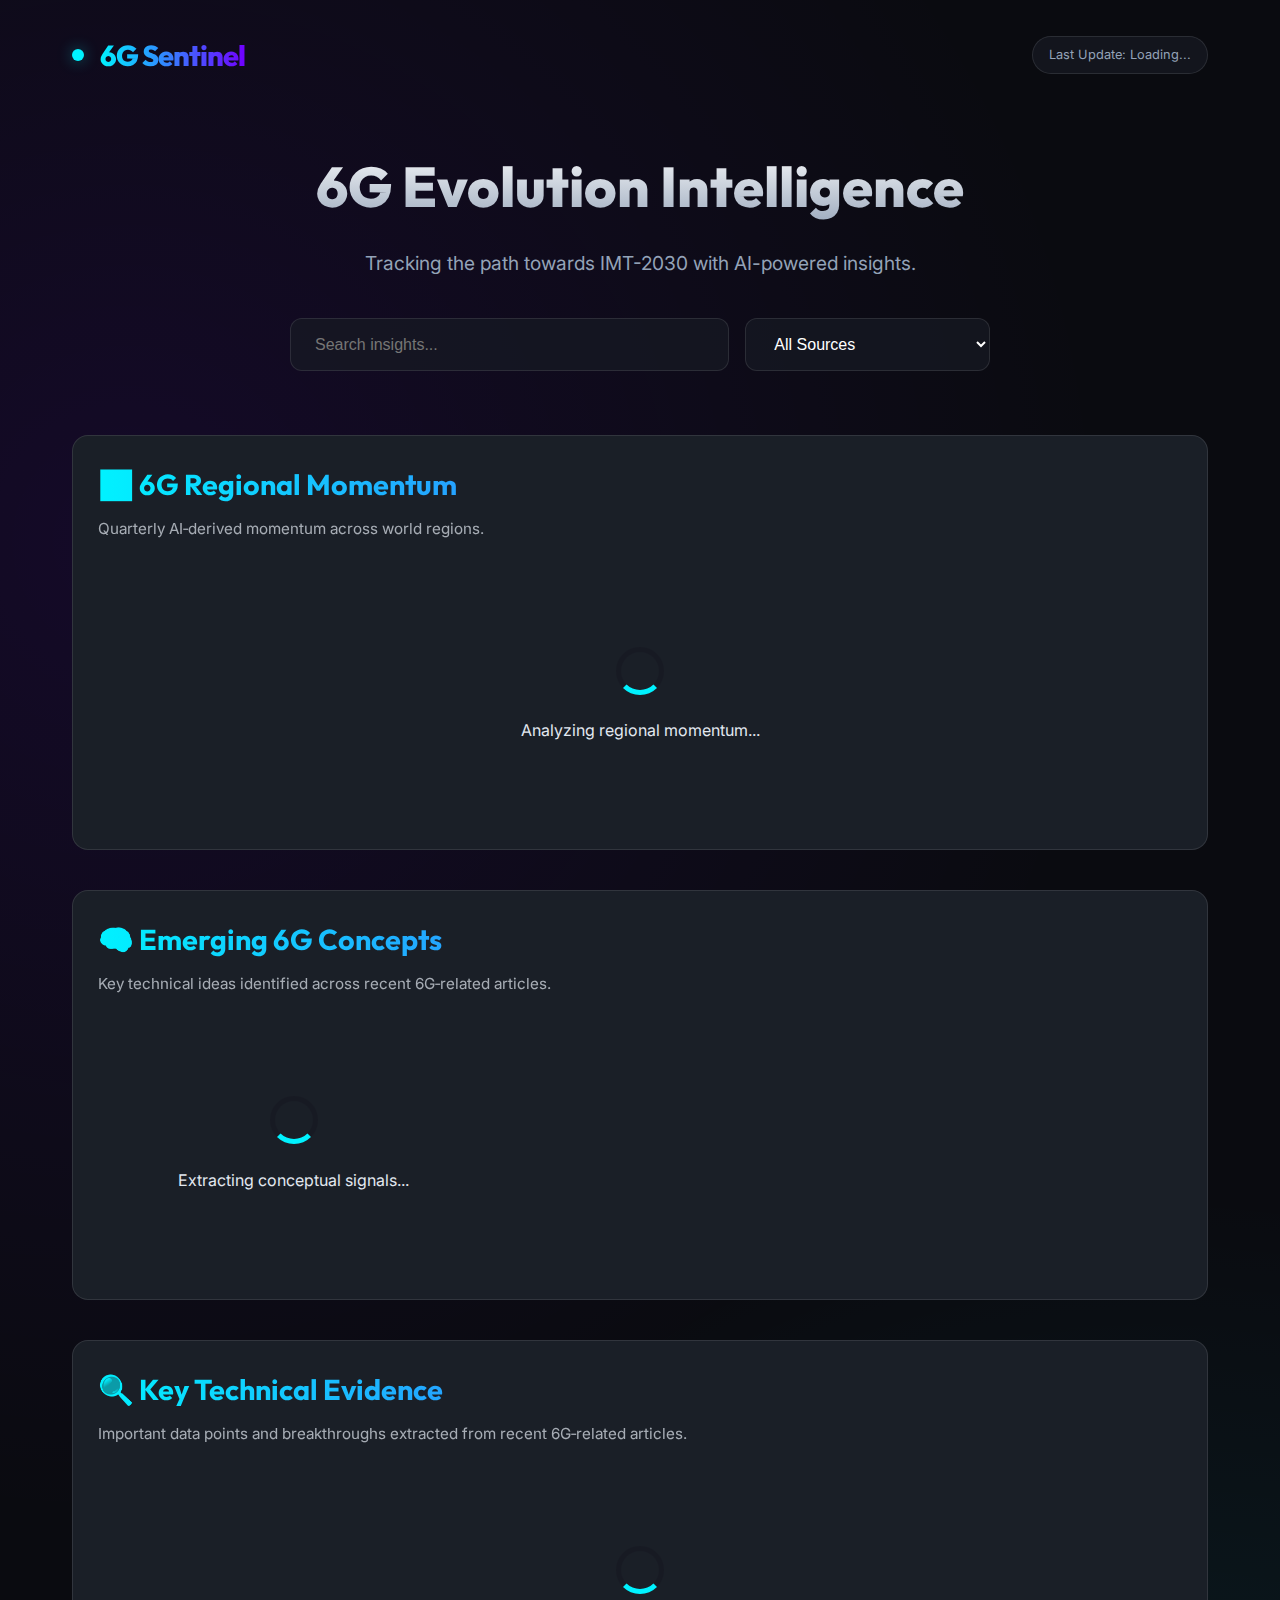
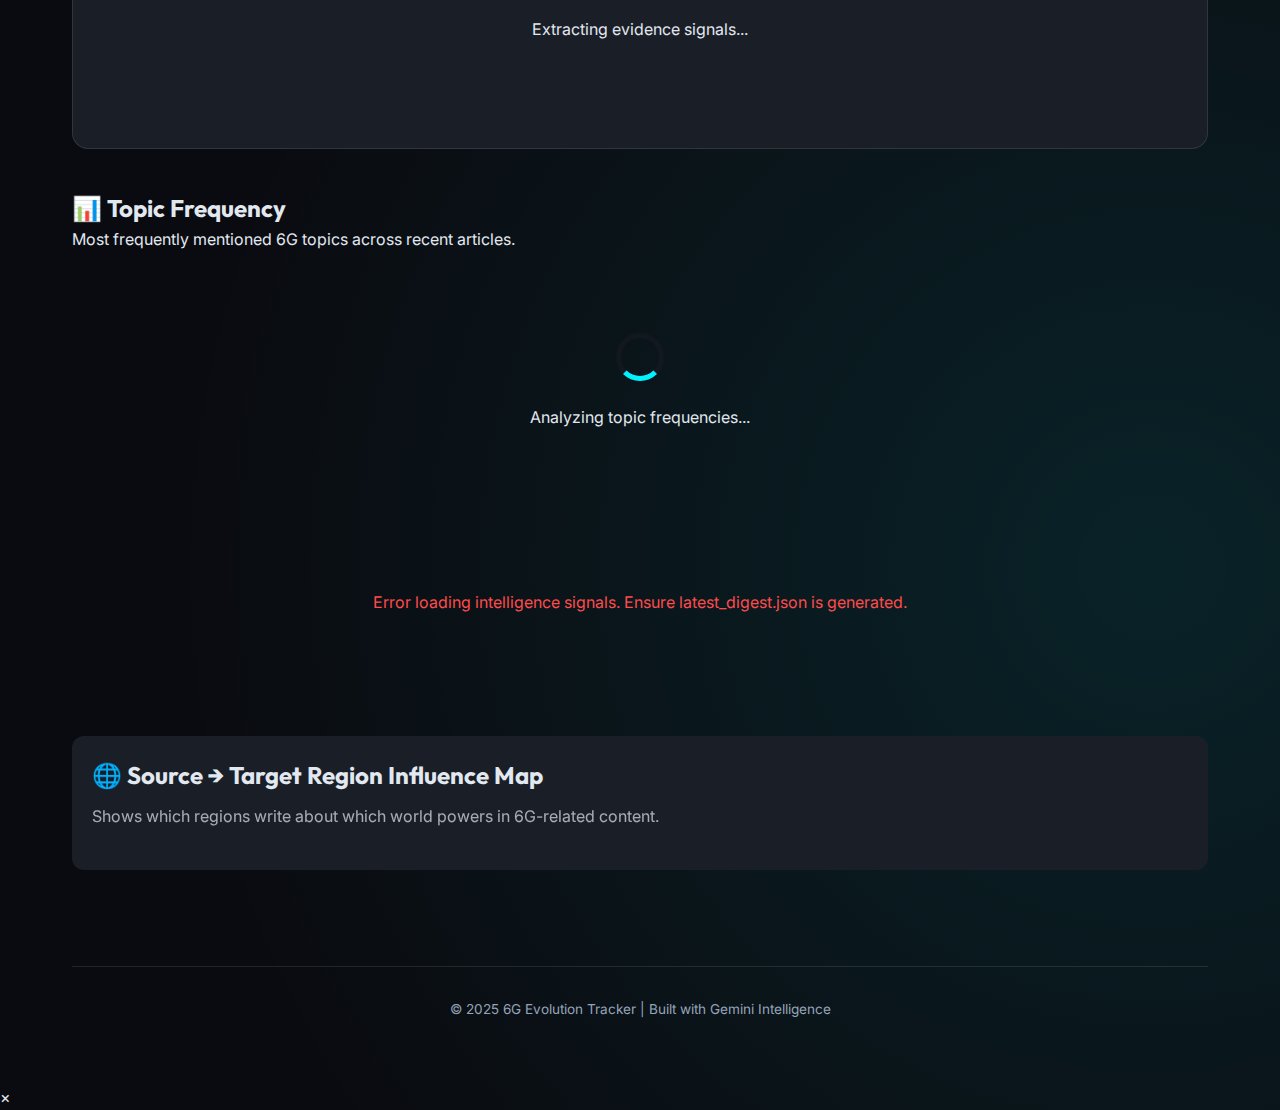
<file: index.html>
<!DOCTYPE html>
<html lang="en">

<head>
    <meta charset="UTF-8">
    <meta name="viewport" content="width=device-width, initial-scale=1.0">
    <title>6G Evolution Tracker | Dashboard</title>
    <link rel="stylesheet" href="style.css">
    <link rel="preconnect" href="https://fonts.googleapis.com">
    <link rel="preconnect" href="https://fonts.gstatic.com" crossorigin>
    <link
        href="https://fonts.googleapis.com/css2?family=Outfit:wght@300;400;600;800&family=Inter:wght@300;400;600&display=swap"
        rel="stylesheet">
</head>

<body class="dark-mode">
    <div class="container">
        <header>
            <div class="logo">
                <span class="pulse"></span>
                <h1>6G Sentinel</h1>
            </div>
            <div class="status-badge" id="last-update">
                Last Update: Loading...
            </div>
        </header>

        <main>
            <section class="hero">
                <h2>6G Evolution Intelligence</h2>
                <p>Tracking the path towards IMT-2030 with AI-powered insights.</p>
                <div class="controls">
                    <input type="text" id="search" placeholder="Search insights...">
                    <select id="source-filter">
                        <option value="all">All Sources</option>
                    </select>
                </div>
            </section>

            <section id="momentum-panel" class="momentum-panel">
                <h2>📈 6G Regional Momentum</h2>
                <p class="momentum-subtitle">Quarterly AI‑derived momentum across world regions.</p>
                <div id="momentum-content" class="momentum-content">
                    <!-- JS will inject momentum cards here -->
                    <div class="loading-state">
                        <div class="loader"></div>
                        <p>Analyzing regional momentum...</p>
                    </div>
                </div>
            </section>

            <section id="concepts-panel" class="concepts-panel">
                <h2>🧠 Emerging 6G Concepts</h2>
                <p class="concepts-subtitle">Key technical ideas identified across recent 6G‑related articles.</p>
                <div id="concepts-content" class="concepts-content">
                    <div class="loading-state">
                        <div class="loader"></div>
                        <p>Extracting conceptual signals...</p>
                    </div>
                </div>
            </section>

            <section id="evidence-panel" class="evidence-panel">
                <h2>🔍 Key Technical Evidence</h2>
                <p class="evidence-subtitle">Important data points and breakthroughs extracted from recent 6G‑related articles.</p>
                <div id="evidence-content" class="evidence-content">
                    <div class="loading-state">
                        <div class="loader"></div>
                        <p>Extracting evidence signals...</p>
                    </div>
                </div>
            </section>

            <section id="topics-panel" class="topics-panel">
                <h2>📊 Topic Frequency</h2>
                <p class="topics-subtitle">Most frequently mentioned 6G topics across recent articles.</p>
                <div id="topics-chart" class="topics-chart">
                    <div class="loading-state">
                        <div class="loader"></div>
                        <p>Analyzing topic frequencies...</p>
                    </div>
                </div>
            </section>


            <div id="quiet-banner" class="quiet-banner" style="display:none;">
                <p>🔕 No new 6G signals detected this cycle — showing recent intelligence instead.</p>
            </div>

            <div id="articles-grid" class="articles-grid">
                <!-- Articles will be injected here -->
                <div class="loading-state">
                    <div class="loader"></div>
                    <p>Fetching 6G signals...</p>
                </div>
            </div>
            <section id="flow-section" class="flow-section">
                <h2>🌐 Source → Target Region Influence Map</h2>
                <p class="flow-subtitle">Shows which regions write about which world powers in 6G-related content.</p>
                <div id="flow-matrix" class="flow-matrix"></div>
            </section>
        </main>

        <footer>
            <p>&copy; 2025 6G Evolution Tracker | Built with Gemini Intelligence</p>
        </footer>
    </div>

    <!-- Modal for details -->
    <div id="modal" class="modal">
        <div class="modal-content">
            <span class="close">&times;</span>
            <div id="modal-body"></div>
        </div>
    </div>

    <script type="module" src="main.js"></script>
</body>

</html>
</file>
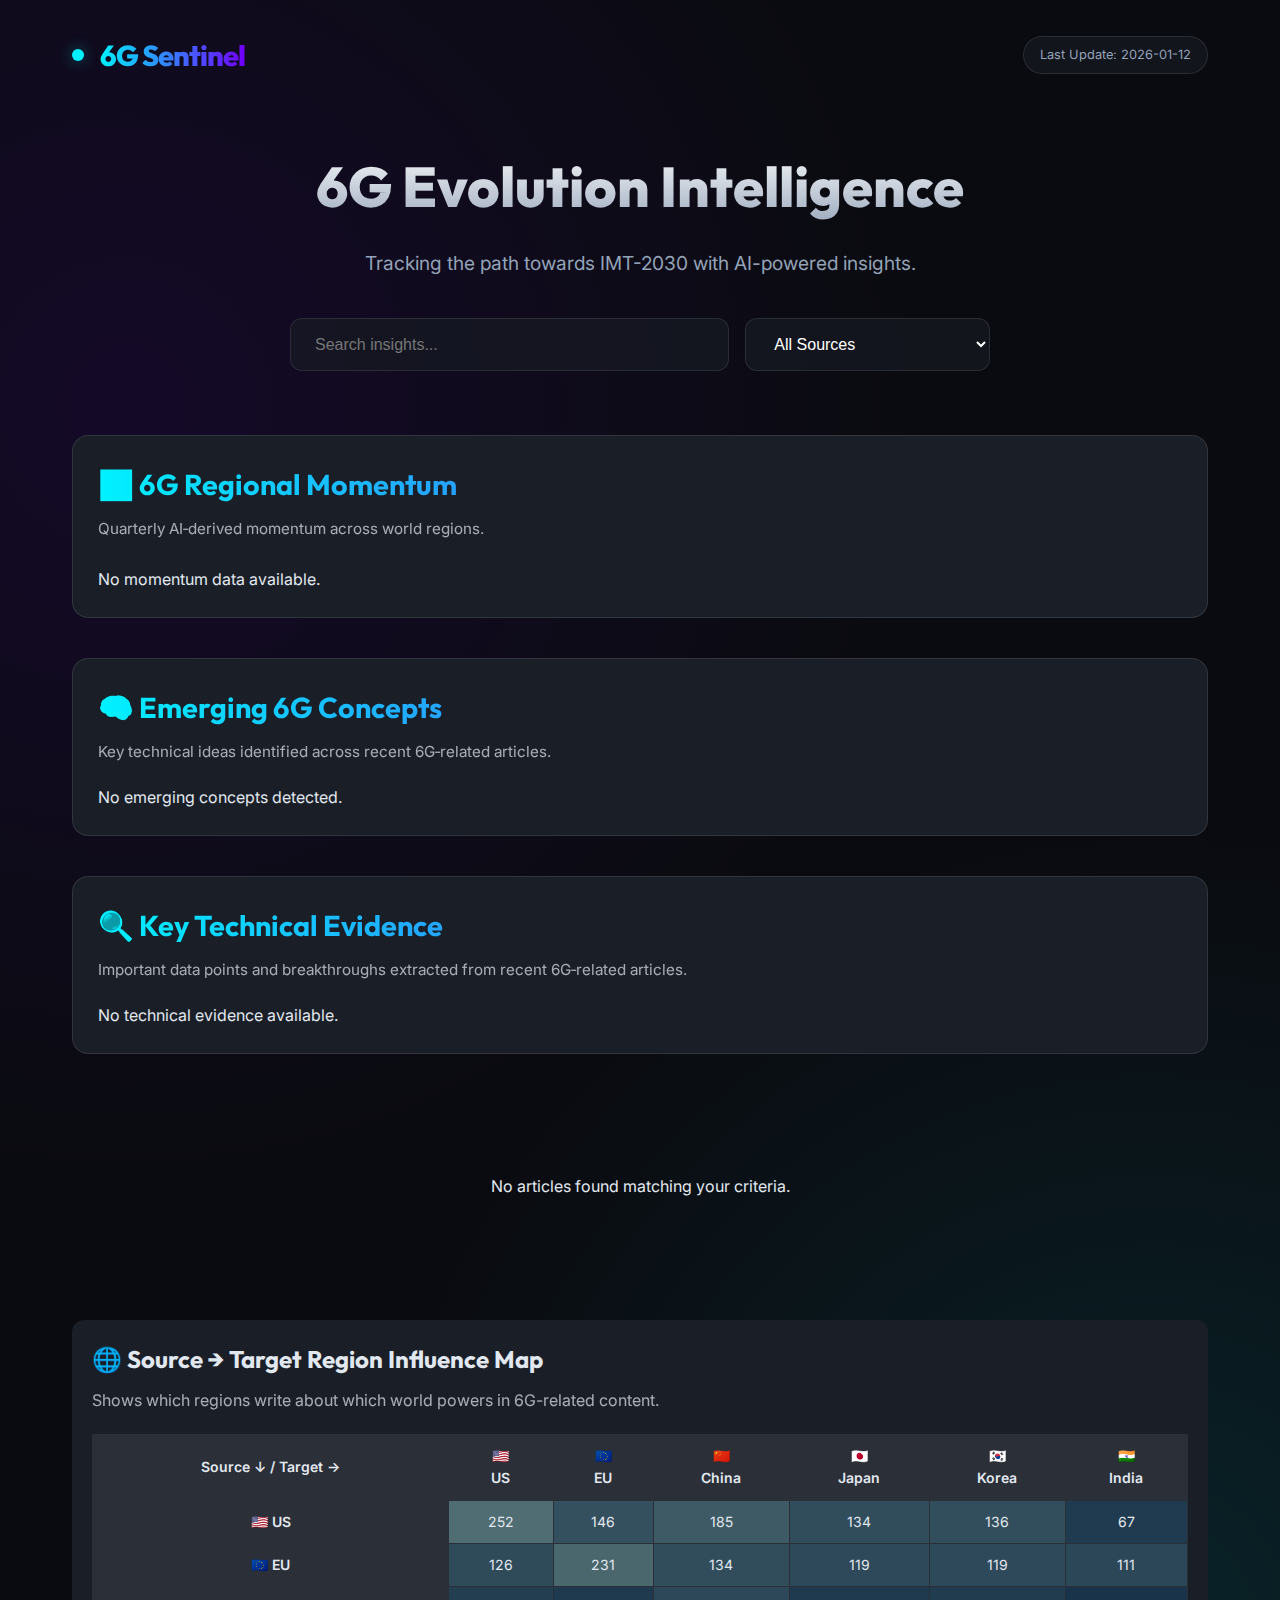
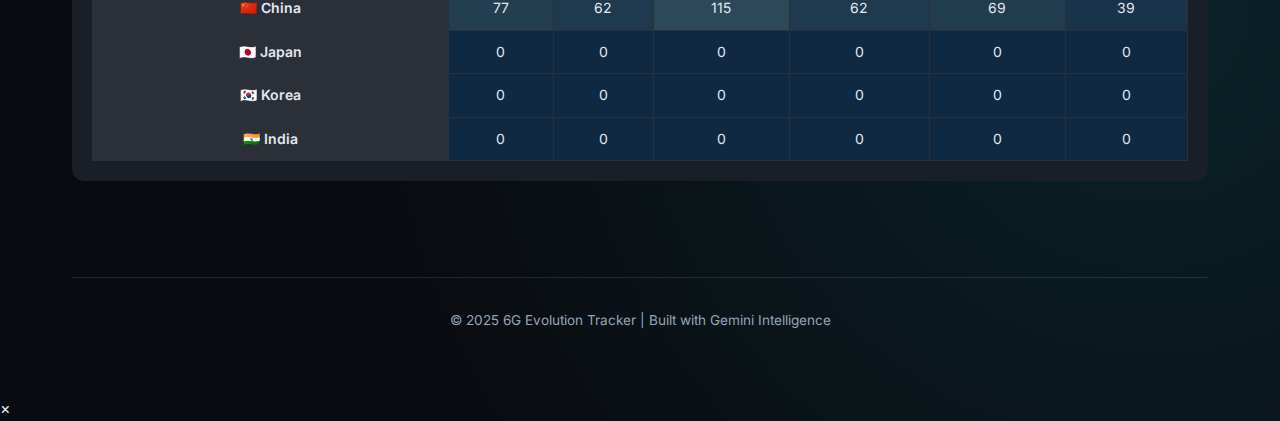
<file: dashboard/index.html>
<!DOCTYPE html>
<html lang="en">

<head>
    <meta charset="UTF-8">
    <meta name="viewport" content="width=device-width, initial-scale=1.0">
    <title>6G Evolution Tracker | Dashboard</title>
    <link rel="stylesheet" href="style.css">
    <link rel="preconnect" href="https://fonts.googleapis.com">
    <link rel="preconnect" href="https://fonts.gstatic.com" crossorigin>
    <link
        href="https://fonts.googleapis.com/css2?family=Outfit:wght@300;400;600;800&family=Inter:wght@300;400;600&display=swap"
        rel="stylesheet">
</head>

<body class="dark-mode">
    <div class="container">
        <header>
            <div class="logo">
                <span class="pulse"></span>
                <h1>6G Sentinel</h1>
            </div>
            <div class="status-badge" id="last-update">
                Last Update: Loading...
            </div>
        </header>

        <main>
            <section class="hero">
                <h2>6G Evolution Intelligence</h2>
                <p>Tracking the path towards IMT-2030 with AI-powered insights.</p>
                <div class="controls">
                    <input type="text" id="search" placeholder="Search insights...">
                    <select id="source-filter">
                        <option value="all">All Sources</option>
                    </select>
                </div>
            </section>

            <section id="momentum-panel" class="momentum-panel">
                <h2>📈 6G Regional Momentum</h2>
                <p class="momentum-subtitle">Quarterly AI‑derived momentum across world regions.</p>
                <div id="momentum-content" class="momentum-content">
                    <!-- JS will inject momentum cards here -->
                    <div class="loading-state">
                        <div class="loader"></div>
                        <p>Analyzing regional momentum...</p>
                    </div>
                </div>
            </section>

            <section id="concepts-panel" class="concepts-panel">
                <h2>🧠 Emerging 6G Concepts</h2>
                <p class="concepts-subtitle">Key technical ideas identified across recent 6G‑related articles.</p>
                <div id="concepts-content" class="concepts-content">
                    <div class="loading-state">
                        <div class="loader"></div>
                        <p>Extracting conceptual signals...</p>
                    </div>
                </div>
            </section>

            <section id="evidence-panel" class="evidence-panel">
                <h2>🔍 Key Technical Evidence</h2>
                <p class="evidence-subtitle">Important data points and breakthroughs extracted from recent 6G‑related articles.</p>
                <div id="evidence-content" class="evidence-content">
                    <div class="loading-state">
                        <div class="loader"></div>
                        <p>Extracting evidence signals...</p>
                    </div>
                </div>
            </section>

            <div id="articles-grid" class="articles-grid">
                <!-- Articles will be injected here -->
                <div class="loading-state">
                    <div class="loader"></div>
                    <p>Fetching 6G signals...</p>
                </div>
            </div>
            <section id="flow-section" class="flow-section">
                <h2>🌐 Source → Target Region Influence Map</h2>
                <p class="flow-subtitle">Shows which regions write about which world powers in 6G-related content.</p>
                <div id="flow-matrix" class="flow-matrix"></div>
            </section>
        </main>

        <footer>
            <p>&copy; 2025 6G Evolution Tracker | Built with Gemini Intelligence</p>
        </footer>
    </div>

    <!-- Modal for details -->
    <div id="modal" class="modal">
        <div class="modal-content">
            <span class="close">&times;</span>
            <div id="modal-body"></div>
        </div>
    </div>

    <script type="module" src="main.js"></script>
</body>

</html>
</file>
<file: style.css>
:root {
    --primary: #00f2ff;
    --primary-glow: rgba(0, 242, 255, 0.4);
    --secondary: #7000ff;
    --bg-dark: #0a0b10;
    --card-bg: rgba(23, 25, 35, 0.7);
    --glass-border: rgba(255, 255, 255, 0.1);
    --text-main: #e2e8f0;
    --text-dim: #94a3b8;
    --accent-gold: #fbbf24;
}

* {
    margin: 0;
    padding: 0;
    box-sizing: border-box;
}

body {
    font-family: 'Inter', sans-serif;
    background: var(--bg-dark);
    color: var(--text-main);
    line-height: 1.6;
    overflow-x: hidden;
    background-image:
        radial-gradient(circle at 10% 20%, rgba(112, 0, 255, 0.1) 0%, transparent 40%),
        radial-gradient(circle at 90% 80%, rgba(0, 242, 255, 0.1) 0%, transparent 40%);
    min-height: 100vh;
}

h1,
h2,
h3 {
    font-family: 'Outfit', sans-serif;
}

.container {
    max-width: 1200px;
    margin: 0 auto;
    padding: 2rem;
}

/* Header */
header {
    display: flex;
    justify-content: space-between;
    align-items: center;
    margin-bottom: 4rem;
}

.logo {
    display: flex;
    align-items: center;
    gap: 1rem;
}

.logo h1 {
    font-size: 1.8rem;
    font-weight: 800;
    letter-spacing: -1px;
    background: linear-gradient(to right, var(--primary), var(--secondary));
    -webkit-background-clip: text;
    -webkit-text-fill-color: transparent;
}

.pulse {
    width: 12px;
    height: 12px;
    background: var(--primary);
    border-radius: 50%;
    box-shadow: 0 0 15px var(--primary-glow);
    animation: pulse 2s infinite;
}

@keyframes pulse {
    0% {
        transform: scale(0.95);
        opacity: 0.5;
    }

    50% {
        transform: scale(1.1);
        opacity: 1;
    }

    100% {
        transform: scale(0.95);
        opacity: 0.5;
    }
}

.status-badge {
    background: var(--card-bg);
    border: 1px solid var(--glass-border);
    padding: 0.5rem 1rem;
    border-radius: 99px;
    font-size: 0.8rem;
    color: var(--text-dim);
}

/* Hero */
.hero {
    text-align: center;
    margin-bottom: 4rem;
}

.hero h2 {
    font-size: 3.5rem;
    font-weight: 800;
    margin-bottom: 1rem;
    background: linear-gradient(to bottom, #fff, #94a3b8);
    -webkit-background-clip: text;
    -webkit-text-fill-color: transparent;
}

.hero p {
    color: var(--text-dim);
    font-size: 1.2rem;
    max-width: 600px;
    margin: 0 auto 2.5rem;
}

.controls {
    display: flex;
    gap: 1rem;
    justify-content: center;
    max-width: 700px;
    margin: 0 auto;
}

input,
select {
    background: var(--card-bg);
    border: 1px solid var(--glass-border);
    color: white;
    padding: 1rem 1.5rem;
    border-radius: 12px;
    font-size: 1rem;
    outline: none;
    transition: all 0.3s ease;
}

input {
    flex: 2;
}

select {
    flex: 1;
}

input:focus,
select:focus {
    border-color: var(--primary);
    box-shadow: 0 0 10px var(--primary-glow);
}

/* Articles Grid */
.articles-grid {
    display: grid;
    grid-template-columns: repeat(auto-fill, minmax(350px, 1fr));
    gap: 2rem;
}

.article-card {
    background: var(--card-bg);
    border: 1px solid var(--glass-border);
    border-radius: 20px;
    padding: 1.5rem;
    transition: all 0.4s cubic-bezier(0.175, 0.885, 0.32, 1.275);
    cursor: pointer;
    position: relative;
    overflow: hidden;
    display: flex;
    flex-direction: column;
}

.article-card:hover {
    transform: translateY(-8px);
    border-color: var(--primary);
    background: rgba(30, 32, 45, 0.8);
}

.article-card::before {
    content: '';
    position: absolute;
    top: 0;
    left: 0;
    width: 4px;
    height: 100%;
    background: linear-gradient(to bottom, var(--primary), var(--secondary));
    opacity: 0.6;
}

.source-tag {
    font-size: 0.7rem;
    text-transform: uppercase;
    font-weight: 700;
    color: var(--primary);
    margin-bottom: 0.5rem;
    letter-spacing: 1px;
}

.article-card h3 {
    font-size: 1.25rem;
    margin-bottom: 1rem;
    line-height: 1.3;
}

.article-summary {
    color: var(--text-dim);
    font-size: 0.9rem;
    margin-bottom: 1.5rem;
    flex-grow: 1;
}

.article-footer {
    display: flex;
    justify-content: space-between;
    align-items: center;
    border-top: 1px solid var(--glass-border);
    padding-top: 1rem;
}

.impact-badge {
    background: rgba(0, 242, 255, 0.1);
    color: var(--primary);
    padding: 0.25rem 0.75rem;
    border-radius: 6px;
    font-size: 0.75rem;
    font-weight: 600;
    border: 1px solid rgba(0, 242, 255, 0.2);
}

.date-text {
    font-size: 0.75rem;
    color: var(--text-dim);
}

/* Loading State */
.loading-state {
    grid-column: 1 / -1;
    text-align: center;
    padding: 5rem;
}

.loader {
    width: 48px;
    height: 48px;
    border: 5px solid var(--card-bg);
    border-bottom-color: var(--primary);
    border-radius: 50%;
    display: inline-block;
    box-sizing: border-box;
    animation: rotation 1s linear infinite;
    margin-bottom: 1rem;
}

@keyframes rotation {
    0% {
        transform: rotate(0deg);
    }

    100% {
        transform: rotate(360deg);
    }
}

/* Footer */
footer {
    margin-top: 6rem;
    text-align: center;
    padding: 2rem;
    border-top: 1px solid var(--glass-border);
    color: var(--text-dim);
    font-size: 0.85rem;
}

/* Responsive */
@media (max-width: 768px) {
    .container {
        padding: 1rem;
    }

    .hero h2 {
        font-size: 2.2rem;
    }

    .controls {
        flex-direction: column;
    }

    header {
        flex-direction: column;
        gap: 1rem;
    }
}

.flow-section {
    margin-top: 40px;
    padding: 20px;
    background: #1a1f27;
    border-radius: 12px;
}

.flow-section h2 {
    margin-bottom: 10px;
}

.flow-subtitle {
    opacity: 0.7;
    margin-bottom: 20px;
}

.flow-table {
    width: 100%;
    border-collapse: collapse;
    text-align: center;
    font-size: 14px;
}

.flow-table th,
.flow-table td {
    padding: 10px;
    border: 1px solid #2a2f38;
}

.flow-table th {
    background: #2a2f38;
    font-weight: 600;
}

.row-label {
    font-weight: 600;
    background: #2a2f38;
}

.flow-cell {
    transition: background-color 0.3s ease;
}

/* ============================
   Momentum Panel
   ============================ */

.momentum-panel {
    margin: 40px 0;
    padding: 25px;
    background: #1a1f27;
    border-radius: 16px;
    border: 1px solid var(--glass-border);
}

.momentum-panel h2 {
    margin-bottom: 10px;
    font-size: 1.8rem;
    font-weight: 700;
    background: linear-gradient(to right, var(--primary), var(--secondary));
    -webkit-background-clip: text;
    -webkit-text-fill-color: transparent;
}

.momentum-subtitle {
    opacity: 0.7;
    margin-bottom: 25px;
    font-size: 0.95rem;
}

.momentum-content {
    display: grid;
    grid-template-columns: repeat(auto-fill, minmax(260px, 1fr));
    gap: 1.5rem;
}

/* Momentum Card */
.momentum-card {
    background: var(--card-bg);
    border: 1px solid var(--glass-border);
    border-radius: 14px;
    padding: 1.2rem 1.4rem;
    transition: all 0.3s ease;
}

.momentum-card:hover {
    transform: translateY(-6px);
    border-color: var(--primary);
    background: rgba(30, 32, 45, 0.8);
}

.momentum-header {
    display: flex;
    align-items: center;
    gap: 0.6rem;
    margin-bottom: 0.8rem;
}

.region-flag {
    font-size: 1.4rem;
}

.region-name {
    font-size: 1.1rem;
    font-weight: 700;
    color: var(--primary);
}

.momentum-score {
    font-size: 1rem;
    margin-bottom: 0.3rem;
}

.momentum-quarter {
    font-size: 0.85rem;
    color: var(--text-dim);
    margin-bottom: 1rem;
}

.momentum-breakdown {
    font-size: 0.85rem;
    color: var(--text-dim);
    display: grid;
    grid-template-columns: 1fr 1fr;
    gap: 0.4rem 1rem;
}
.source-tag {
    display: flex;
    align-items: center;
    gap: 0.4rem;
    font-size: 0.75rem;
}
/* ============================
   Emerging Concepts Panel
   ============================ */

.concepts-panel {
    margin: 40px 0;
    padding: 25px;
    background: #1a1f27;
    border-radius: 16px;
    border: 1px solid var(--glass-border);
}

.concepts-panel h2 {
    margin-bottom: 10px;
    font-size: 1.8rem;
    font-weight: 700;
    background: linear-gradient(to right, var(--primary), var(--secondary));
    -webkit-background-clip: text;
    -webkit-text-fill-color: transparent;
}

.concepts-subtitle {
    opacity: 0.7;
    margin-bottom: 20px;
    font-size: 0.95rem;
}

.concepts-content {
    display: flex;
    flex-wrap: wrap;
    gap: 0.6rem;
}

.concept-tag {
    background: rgba(0, 242, 255, 0.1);
    border: 1px solid rgba(0, 242, 255, 0.2);
    color: var(--primary);
    padding: 0.4rem 0.8rem;
    border-radius: 8px;
    font-size: 0.85rem;
    font-weight: 600;
    transition: all 0.3s ease;
}

.concept-tag:hover {
    background: rgba(0, 242, 255, 0.2);
    transform: translateY(-3px);
}
/* ============================
   Key Evidence Panel
   ============================ */

.evidence-panel {
    margin: 40px 0;
    padding: 25px;
    background: #1a1f27;
    border-radius: 16px;
    border: 1px solid var(--glass-border);
}

.evidence-panel h2 {
    margin-bottom: 10px;
    font-size: 1.8rem;
    font-weight: 700;
    background: linear-gradient(to right, var(--primary), var(--secondary));
    -webkit-background-clip: text;
    -webkit-text-fill-color: transparent;
}

.evidence-subtitle {
    opacity: 0.7;
    margin-bottom: 20px;
    font-size: 0.95rem;
}

.evidence-content {
    display: flex;
    flex-direction: column;
    gap: 1rem;
}

.evidence-card {
    display: flex;
    align-items: flex-start;
    gap: 0.8rem;
    background: var(--card-bg);
    border: 1px solid var(--glass-border);
    padding: 0.9rem 1.2rem;
    border-radius: 12px;
    transition

.flow-table th {
    font-size: 0.85rem;
    padding: 12px 6px;
}

.flow-table th br {
    line-height: 0.5;
}

.flow-cell {
    cursor: help;
    transition: background-color 0.25s ease, transform 0.15s ease;
}

.flow-cell:hover {
    transform: scale(1.05);
    border: 1px solid var(--primary);
}
.quiet-banner {
    background: rgba(255, 255, 255, 0.05);
    border: 1px solid var(--glass-border);
    padding: 1rem 1.5rem;
    border-radius: 12px;
    margin-bottom: 2rem;
    text-align: center;
    color: var(--text-dim);
    font-size: 0.95rem;
}
.momentum-trend {
    font-size: 1.3rem;
    margin-left: auto;
    color: var(--accent-gold);
    font-weight: 700;
}
/* ============================
   Topic Frequency Chart
   ============================ */

.topics-panel {
    margin: 40px 0;
    padding: 25px;
    background: #1a1f27;
    border-radius: 16px;
    border: 1px solid var(--glass-border);
}

.topics-panel h2 {
    margin-bottom: 10px;
    font-size: 1.8rem;
    font-weight: 700;
    background: linear-gradient(to right, var(--primary), var(--secondary));
    -webkit-background-clip: text;
    -webkit-text-fill-color: transparent;
}

.topics-subtitle {
    opacity: 0.7;
    margin-bottom: 20px;
    font-size: 0.95rem;
}

.topic-row {
    display: grid;
    grid-template-columns: 1fr 4fr 40px;
    align-items: center;
    gap: 1rem;
    margin-bottom: 0.8rem;
}

.topic-label {
    font-size: 0.9rem;
    color: var(--text-main);
}

.topic-bar {
    background: rgba(255, 255, 255, 0.05);
    border-radius: 8px;
    height: 12px;
    overflow: hidden;
}

.topic-bar-fill {
    height: 100%;
    background: linear-gradient(to right, var(--primary), var(--secondary));
    border-radius: 8px;
    transition: width 0.4s ease;
}

.topic-count {
    font-size: 0.9rem;
    color: var(--text-dim);
    text-align: right;
}

/* ============================
   Briefing Panel
   ============================ */

.briefing-panel {
    margin: 40px 0;
    padding: 2.5rem;
    background: rgba(255, 255, 255, 0.03);
    border-radius: 20px;
    border: 1px solid var(--glass-border);
    backdrop-filter: blur(10px);
}

.briefing-panel h2 {
    margin-bottom: 1rem;
    font-size: 2rem;
    letter-spacing: -0.5px;
}

.briefing-subtitle {
    opacity: 0.7;
    margin-bottom: 2rem;
    font-size: 1rem;
}

.briefing-content {
    line-height: 1.8;
    color: var(--text-main);
}

.briefing-content h3 {
    margin: 1.5rem 0 1rem;
    color: var(--primary);
}

.briefing-content ul {
    margin-left: 1.5rem;
    margin-bottom: 1rem;
}

.briefing-content li {
    margin-bottom: 0.5rem;
}

/* ============================
   Chart Containers
   ============================ */

.momentum-container, .topics-container {
    background: rgba(0, 0, 0, 0.2);
    border-radius: 12px;
    padding: 1.5rem;
    margin-bottom: 2rem;
    min-height: 300px;
    border: 1px solid var(--glass-border);
}




/* Standardization Panel */
.standardization-panel {
    background: rgba(255, 255, 255, 0.03);
    border-radius: 20px;
    padding: 2rem;
    margin-bottom: 2rem;
    backdrop-filter: blur(10px);
    border: 1px solid rgba(255, 255, 255, 0.05);
}

.standardization-panel h2 {
    margin-bottom: 10px;
    font-size: 1.8rem;
    font-weight: 700;
    background: linear-gradient(to right, var(--primary), var(--secondary));
    -webkit-background-clip: text;
    -webkit-text-fill-color: transparent;
}

.standardization-subtitle {
    opacity: 0.7;
    margin-bottom: 20px;
    font-size: 0.95rem;
}

.standardization-panel h3 {
    font-size: 1.4rem;
    margin-bottom: 1rem;
    color: var(--text-main);
}

.standardization-panel h4 {
    font-size: 1.1rem;
    margin: 1.5rem 0 1rem 0;
    color: var(--text-main);
}

.progress-bar-container {
    margin-bottom: 2rem;
}

.progress-bar {
    background: rgba(255, 255, 255, 0.1);
    border-radius: 12px;
    height: 32px;
    overflow: hidden;
    margin-bottom: 0.5rem;
}

.progress-fill {
    height: 100%;
    background: linear-gradient(to right, var(--primary), var(--secondary));
    display: flex;
    align-items: center;
    justify-content: center;
    font-weight: 600;
    font-size: 0.9rem;
    transition: width 0.6s ease;
}

.progress-stats {
    font-size: 0.95rem;
    color: var(--text-main);
    margin: 0.5rem 0;
}

.progress-updated {
    font-size: 0.85rem;
    color: var(--text-dim);
    opacity: 0.7;
}

/* Working Group Cards */
.wg-breakdown {
    margin: 2rem 0;
}

.wg-cards {
    display: grid;
    grid-template-columns: repeat(auto-fill, minmax(150px, 1fr));
    gap: 1rem;
}

.wg-card {
    background: rgba(255, 255, 255, 0.05);
    border: 1px solid rgba(255, 255, 255, 0.1);
    border-radius: 12px;
    padding: 1rem;
    text-align: center;
    transition: all 0.3s ease;
}

.wg-card:hover {
    background: rgba(255, 255, 255, 0.08);
    transform: translateY(-2px);
}

.wg-name {
    font-size: 1.1rem;
    font-weight: 600;
    color: var(--primary);
    margin-bottom: 0.5rem;
}

.wg-progress {
    font-size: 1.6rem;
    font-weight: 700;
    background: linear-gradient(to right, var(--primary), var(--secondary));
    -webkit-background-clip: text;
    -webkit-text-fill-color: transparent;
    margin-bottom: 0.3rem;
}

.wg-stats {
    font-size: 0.85rem;
    color: var(--text-dim);
}

/* Meeting Cards */
.meetings-section {
    margin: 2rem 0;
}

.meetings-list {
    display: flex;
    flex-direction: column;
    gap: 1rem;
}

.meeting-card {
    background: rgba(255, 255, 255, 0.05);
    border: 1px solid rgba(255, 255, 255, 0.1);
    border-radius: 12px;
    padding: 1.2rem;
    transition: all 0.3s ease;
}

.meeting-card:hover {
    background: rgba(255, 255, 255, 0.08);
    border-color: var(--primary);
}

.meeting-header {
    display: flex;
    align-items: center;
    gap: 0.8rem;
    margin-bottom: 0.8rem;
}

.meeting-wg {
    background: var(--primary);
    color: white;
    padding: 0.3rem 0.8rem;
    border-radius: 6px;
    font-weight: 600;
    font-size: 0.85rem;
}

.meeting-id {
    color: var(--text-main);
    font-weight: 500;
    font-size: 0.9rem;
}

.meeting-sentiment {
    font-size: 1.2rem;
    margin-left: auto;
}

.meeting-meta {
    color: var(--text-dim);
    font-size: 0.85rem;
    margin-bottom: 0.8rem;
}

.meeting-agreements {
    margin: 0.8rem 0;
}

.meeting-agreements strong {
    color: var(--text-main);
    font-size: 0.9rem;
}

.meeting-agreements ul {
    margin: 0.5rem 0;
    padding-left: 1.5rem;
}

.meeting-agreements li {
    font-size: 0.85rem;
    color: var(--text-dim);
    margin-bottom: 0.3rem;
    line-height: 1.4;
}

.meeting-tdocs {
    margin-top: 0.8rem;
    font-size: 0.85rem;
}

.meeting-tdocs strong {
    color: var(--text-main);
}

.tdoc-link {
    display: inline-block;
    background: rgba(100, 100, 255, 0.2);
    color: var(--primary);
    padding: 0.2rem 0.5rem;
    border-radius: 4px;
    text-decoration: none;
    font-size: 0.8rem;
    margin: 0.2rem;
    transition: all 0.2s ease;
}

.tdoc-link:hover {
    background: rgba(100, 100, 255, 0.3);
    transform: translateY(-1px);
}

/* Sample Data Badges */
.sample-data-badge {
    background: rgba(251, 191, 36, 0.15);
    border: 1px solid rgba(251, 191, 36, 0.3);
    color: var(--accent-gold);
    padding: 0.75rem 1rem;
    border-radius: 8px;
    margin-bottom: 1rem;
    font-size: 0.9rem;
    font-weight: 500;
    display: flex;
    align-items: center;
    gap: 0.5rem;
}

.cached-data-badge {
    background: rgba(148, 163, 184, 0.15);
    border: 1px solid rgba(148, 163, 184, 0.3);
    color: var(--text-dim);
    padding: 0.75rem 1rem;
    border-radius: 8px;
    margin-bottom: 1rem;
    font-size: 0.9rem;
    font-weight: 500;
    display: flex;
    align-items: center;
    gap: 0.5rem;
}

.sample-badge {
    background: rgba(251, 191, 36, 0.2);
    color: var(--accent-gold);
    padding: 0.2rem 0.5rem;
    border-radius: 4px;
    font-size: 0.7rem;
    font-weight: 600;
    border: 1px solid rgba(251, 191, 36, 0.3);
    margin-left: 0.5rem;
}
</file>
<file: dashboard/style.css>
:root {
    --primary: #00f2ff;
    --primary-glow: rgba(0, 242, 255, 0.4);
    --secondary: #7000ff;
    --bg-dark: #0a0b10;
    --card-bg: rgba(23, 25, 35, 0.7);
    --glass-border: rgba(255, 255, 255, 0.1);
    --text-main: #e2e8f0;
    --text-dim: #94a3b8;
    --accent-gold: #fbbf24;
}

* {
    margin: 0;
    padding: 0;
    box-sizing: border-box;
}

body {
    font-family: 'Inter', sans-serif;
    background: var(--bg-dark);
    color: var(--text-main);
    line-height: 1.6;
    overflow-x: hidden;
    background-image:
        radial-gradient(circle at 10% 20%, rgba(112, 0, 255, 0.1) 0%, transparent 40%),
        radial-gradient(circle at 90% 80%, rgba(0, 242, 255, 0.1) 0%, transparent 40%);
    min-height: 100vh;
}

h1,
h2,
h3 {
    font-family: 'Outfit', sans-serif;
}

.container {
    max-width: 1200px;
    margin: 0 auto;
    padding: 2rem;
}

/* Header */
header {
    display: flex;
    justify-content: space-between;
    align-items: center;
    margin-bottom: 4rem;
}

.logo {
    display: flex;
    align-items: center;
    gap: 1rem;
}

.logo h1 {
    font-size: 1.8rem;
    font-weight: 800;
    letter-spacing: -1px;
    background: linear-gradient(to right, var(--primary), var(--secondary));
    -webkit-background-clip: text;
    -webkit-text-fill-color: transparent;
}

.pulse {
    width: 12px;
    height: 12px;
    background: var(--primary);
    border-radius: 50%;
    box-shadow: 0 0 15px var(--primary-glow);
    animation: pulse 2s infinite;
}

@keyframes pulse {
    0% {
        transform: scale(0.95);
        opacity: 0.5;
    }

    50% {
        transform: scale(1.1);
        opacity: 1;
    }

    100% {
        transform: scale(0.95);
        opacity: 0.5;
    }
}

.status-badge {
    background: var(--card-bg);
    border: 1px solid var(--glass-border);
    padding: 0.5rem 1rem;
    border-radius: 99px;
    font-size: 0.8rem;
    color: var(--text-dim);
}

/* Hero */
.hero {
    text-align: center;
    margin-bottom: 4rem;
}

.hero h2 {
    font-size: 3.5rem;
    font-weight: 800;
    margin-bottom: 1rem;
    background: linear-gradient(to bottom, #fff, #94a3b8);
    -webkit-background-clip: text;
    -webkit-text-fill-color: transparent;
}

.hero p {
    color: var(--text-dim);
    font-size: 1.2rem;
    max-width: 600px;
    margin: 0 auto 2.5rem;
}

.controls {
    display: flex;
    gap: 1rem;
    justify-content: center;
    max-width: 700px;
    margin: 0 auto;
}

input,
select {
    background: var(--card-bg);
    border: 1px solid var(--glass-border);
    color: white;
    padding: 1rem 1.5rem;
    border-radius: 12px;
    font-size: 1rem;
    outline: none;
    transition: all 0.3s ease;
}

input {
    flex: 2;
}

select {
    flex: 1;
}

input:focus,
select:focus {
    border-color: var(--primary);
    box-shadow: 0 0 10px var(--primary-glow);
}

/* Articles Grid */
.articles-grid {
    display: grid;
    grid-template-columns: repeat(auto-fill, minmax(350px, 1fr));
    gap: 2rem;
}

.article-card {
    background: var(--card-bg);
    border: 1px solid var(--glass-border);
    border-radius: 20px;
    padding: 1.5rem;
    transition: all 0.4s cubic-bezier(0.175, 0.885, 0.32, 1.275);
    cursor: pointer;
    position: relative;
    overflow: hidden;
    display: flex;
    flex-direction: column;
}

.article-card:hover {
    transform: translateY(-8px);
    border-color: var(--primary);
    background: rgba(30, 32, 45, 0.8);
}

.article-card::before {
    content: '';
    position: absolute;
    top: 0;
    left: 0;
    width: 4px;
    height: 100%;
    background: linear-gradient(to bottom, var(--primary), var(--secondary));
    opacity: 0.6;
}

.source-tag {
    font-size: 0.7rem;
    text-transform: uppercase;
    font-weight: 700;
    color: var(--primary);
    margin-bottom: 0.5rem;
    letter-spacing: 1px;
}

.article-card h3 {
    font-size: 1.25rem;
    margin-bottom: 1rem;
    line-height: 1.3;
}

.article-summary {
    color: var(--text-dim);
    font-size: 0.9rem;
    margin-bottom: 1.5rem;
    flex-grow: 1;
}

.article-footer {
    display: flex;
    justify-content: space-between;
    align-items: center;
    border-top: 1px solid var(--glass-border);
    padding-top: 1rem;
}

.impact-badge {
    background: rgba(0, 242, 255, 0.1);
    color: var(--primary);
    padding: 0.25rem 0.75rem;
    border-radius: 6px;
    font-size: 0.75rem;
    font-weight: 600;
    border: 1px solid rgba(0, 242, 255, 0.2);
}

.date-text {
    font-size: 0.75rem;
    color: var(--text-dim);
}

/* Loading State */
.loading-state {
    grid-column: 1 / -1;
    text-align: center;
    padding: 5rem;
}

.loader {
    width: 48px;
    height: 48px;
    border: 5px solid var(--card-bg);
    border-bottom-color: var(--primary);
    border-radius: 50%;
    display: inline-block;
    box-sizing: border-box;
    animation: rotation 1s linear infinite;
    margin-bottom: 1rem;
}

@keyframes rotation {
    0% {
        transform: rotate(0deg);
    }

    100% {
        transform: rotate(360deg);
    }
}

/* Footer */
footer {
    margin-top: 6rem;
    text-align: center;
    padding: 2rem;
    border-top: 1px solid var(--glass-border);
    color: var(--text-dim);
    font-size: 0.85rem;
}

/* Responsive */
@media (max-width: 768px) {
    .container {
        padding: 1rem;
    }

    .hero h2 {
        font-size: 2.2rem;
    }

    .controls {
        flex-direction: column;
    }

    header {
        flex-direction: column;
        gap: 1rem;
    }
}

.flow-section {
    margin-top: 40px;
    padding: 20px;
    background: #1a1f27;
    border-radius: 12px;
}

.flow-section h2 {
    margin-bottom: 10px;
}

.flow-subtitle {
    opacity: 0.7;
    margin-bottom: 20px;
}

.flow-table {
    width: 100%;
    border-collapse: collapse;
    text-align: center;
    font-size: 14px;
}

.flow-table th,
.flow-table td {
    padding: 10px;
    border: 1px solid #2a2f38;
}

.flow-table th {
    background: #2a2f38;
    font-weight: 600;
}

.row-label {
    font-weight: 600;
    background: #2a2f38;
}

.flow-cell {
    transition: background-color 0.3s ease;
}

/* ============================
   Momentum Panel
   ============================ */

.momentum-panel {
    margin: 40px 0;
    padding: 25px;
    background: #1a1f27;
    border-radius: 16px;
    border: 1px solid var(--glass-border);
}

.momentum-panel h2 {
    margin-bottom: 10px;
    font-size: 1.8rem;
    font-weight: 700;
    background: linear-gradient(to right, var(--primary), var(--secondary));
    -webkit-background-clip: text;
    -webkit-text-fill-color: transparent;
}

.momentum-subtitle {
    opacity: 0.7;
    margin-bottom: 25px;
    font-size: 0.95rem;
}

.momentum-content {
    display: grid;
    grid-template-columns: repeat(auto-fill, minmax(260px, 1fr));
    gap: 1.5rem;
}

/* Momentum Card */
.momentum-card {
    background: var(--card-bg);
    border: 1px solid var(--glass-border);
    border-radius: 14px;
    padding: 1.2rem 1.4rem;
    transition: all 0.3s ease;
}

.momentum-card:hover {
    transform: translateY(-6px);
    border-color: var(--primary);
    background: rgba(30, 32, 45, 0.8);
}

.momentum-header {
    display: flex;
    align-items: center;
    gap: 0.6rem;
    margin-bottom: 0.8rem;
}

.region-flag {
    font-size: 1.4rem;
}

.region-name {
    font-size: 1.1rem;
    font-weight: 700;
    color: var(--primary);
}

.momentum-score {
    font-size: 1rem;
    margin-bottom: 0.3rem;
}

.momentum-quarter {
    font-size: 0.85rem;
    color: var(--text-dim);
    margin-bottom: 1rem;
}

.momentum-breakdown {
    font-size: 0.85rem;
    color: var(--text-dim);
    display: grid;
    grid-template-columns: 1fr 1fr;
    gap: 0.4rem 1rem;
}
.source-tag {
    display: flex;
    align-items: center;
    gap: 0.4rem;
    font-size: 0.75rem;
}
/* ============================
   Emerging Concepts Panel
   ============================ */

.concepts-panel {
    margin: 40px 0;
    padding: 25px;
    background: #1a1f27;
    border-radius: 16px;
    border: 1px solid var(--glass-border);
}

.concepts-panel h2 {
    margin-bottom: 10px;
    font-size: 1.8rem;
    font-weight: 700;
    background: linear-gradient(to right, var(--primary), var(--secondary));
    -webkit-background-clip: text;
    -webkit-text-fill-color: transparent;
}

.concepts-subtitle {
    opacity: 0.7;
    margin-bottom: 20px;
    font-size: 0.95rem;
}

.concepts-content {
    display: flex;
    flex-wrap: wrap;
    gap: 0.6rem;
}

.concept-tag {
    background: rgba(0, 242, 255, 0.1);
    border: 1px solid rgba(0, 242, 255, 0.2);
    color: var(--primary);
    padding: 0.4rem 0.8rem;
    border-radius: 8px;
    font-size: 0.85rem;
    font-weight: 600;
    transition: all 0.3s ease;
}

.concept-tag:hover {
    background: rgba(0, 242, 255, 0.2);
    transform: translateY(-3px);
}
/* ============================
   Key Evidence Panel
   ============================ */

.evidence-panel {
    margin: 40px 0;
    padding: 25px;
    background: #1a1f27;
    border-radius: 16px;
    border: 1px solid var(--glass-border);
}

.evidence-panel h2 {
    margin-bottom: 10px;
    font-size: 1.8rem;
    font-weight: 700;
    background: linear-gradient(to right, var(--primary), var(--secondary));
    -webkit-background-clip: text;
    -webkit-text-fill-color: transparent;
}

.evidence-subtitle {
    opacity: 0.7;
    margin-bottom: 20px;
    font-size: 0.95rem;
}

.evidence-content {
    display: flex;
    flex-direction: column;
    gap: 1rem;
}

.evidence-card {
    display: flex;
    align-items: flex-start;
    gap: 0.8rem;
    background: var(--card-bg);
    border: 1px solid var(--glass-border);
    padding: 0.9rem 1.2rem;
    border-radius: 12px;
    transition

.flow-table th {
    font-size: 0.85rem;
    padding: 12px 6px;
}

.flow-table th br {
    line-height: 0.5;
}

.flow-cell {
    cursor: help;
    transition: background-color 0.25s ease, transform 0.15s ease;
}

.flow-cell:hover {
    transform: scale(1.05);
    border: 1px solid var(--primary);
}
.quiet-banner {
    background: rgba(255, 255, 255, 0.05);
    border: 1px solid var(--glass-border);
    padding: 1rem 1.5rem;
    border-radius: 12px;
    margin-bottom: 2rem;
    text-align: center;
    color: var(--text-dim);
    font-size: 0.95rem;
}
.momentum-trend {
    font-size: 1.3rem;
    margin-left: auto;
    color: var(--accent-gold);
    font-weight: 700;
}
/* ============================
   Topic Frequency Chart
   ============================ */

.topics-panel {
    margin: 40px 0;
    padding: 25px;
    background: #1a1f27;
    border-radius: 16px;
    border: 1px solid var(--glass-border);
}

.topics-panel h2 {
    margin-bottom: 10px;
    font-size: 1.8rem;
    font-weight: 700;
    background: linear-gradient(to right, var(--primary), var(--secondary));
    -webkit-background-clip: text;
    -webkit-text-fill-color: transparent;
}

.topics-subtitle {
    opacity: 0.7;
    margin-bottom: 20px;
    font-size: 0.95rem;
}

.topic-row {
    display: grid;
    grid-template-columns: 1fr 4fr 40px;
    align-items: center;
    gap: 1rem;
    margin-bottom: 0.8rem;
}

.topic-label {
    font-size: 0.9rem;
    color: var(--text-main);
}

.topic-bar {
    background: rgba(255, 255, 255, 0.05);
    border-radius: 8px;
    height: 12px;
    overflow: hidden;
}

.topic-bar-fill {
    height: 100%;
    background: linear-gradient(to right, var(--primary), var(--secondary));
    border-radius: 8px;
    transition: width 0.4s ease;
}

.topic-count {
    font-size: 0.9rem;
    color: var(--text-dim);
    text-align: right;
}

/* ============================
   Briefing Panel
   ============================ */

.briefing-panel {
    margin: 40px 0;
    padding: 2.5rem;
    background: rgba(255, 255, 255, 0.03);
    border-radius: 20px;
    border: 1px solid var(--glass-border);
    backdrop-filter: blur(10px);
}

.briefing-panel h2 {
    margin-bottom: 1rem;
    font-size: 2rem;
    letter-spacing: -0.5px;
}

.briefing-subtitle {
    opacity: 0.7;
    margin-bottom: 2rem;
    font-size: 1rem;
}

.briefing-content {
    line-height: 1.8;
    color: var(--text-main);
}

.briefing-content h3 {
    margin: 1.5rem 0 1rem;
    color: var(--primary);
}

.briefing-content ul {
    margin-left: 1.5rem;
    margin-bottom: 1rem;
}

.briefing-content li {
    margin-bottom: 0.5rem;
}

/* ============================
   Chart Containers
   ============================ */

.momentum-container, .topics-container {
    background: rgba(0, 0, 0, 0.2);
    border-radius: 12px;
    padding: 1.5rem;
    margin-bottom: 2rem;
    min-height: 300px;
    border: 1px solid var(--glass-border);
}




/* Standardization Panel */
.standardization-panel {
    background: rgba(255, 255, 255, 0.03);
    border-radius: 20px;
    padding: 2rem;
    margin-bottom: 2rem;
    backdrop-filter: blur(10px);
    border: 1px solid rgba(255, 255, 255, 0.05);
}

.standardization-panel h2 {
    margin-bottom: 10px;
    font-size: 1.8rem;
    font-weight: 700;
    background: linear-gradient(to right, var(--primary), var(--secondary));
    -webkit-background-clip: text;
    -webkit-text-fill-color: transparent;
}

.standardization-subtitle {
    opacity: 0.7;
    margin-bottom: 20px;
    font-size: 0.95rem;
}

.standardization-panel h3 {
    font-size: 1.4rem;
    margin-bottom: 1rem;
    color: var(--text-main);
}

.standardization-panel h4 {
    font-size: 1.1rem;
    margin: 1.5rem 0 1rem 0;
    color: var(--text-main);
}

.progress-bar-container {
    margin-bottom: 2rem;
}

.progress-bar {
    background: rgba(255, 255, 255, 0.1);
    border-radius: 12px;
    height: 32px;
    overflow: hidden;
    margin-bottom: 0.5rem;
}

.progress-fill {
    height: 100%;
    background: linear-gradient(to right, var(--primary), var(--secondary));
    display: flex;
    align-items: center;
    justify-content: center;
    font-weight: 600;
    font-size: 0.9rem;
    transition: width 0.6s ease;
}

.progress-stats {
    font-size: 0.95rem;
    color: var(--text-main);
    margin: 0.5rem 0;
}

.progress-updated {
    font-size: 0.85rem;
    color: var(--text-dim);
    opacity: 0.7;
}

/* Working Group Cards */
.wg-breakdown {
    margin: 2rem 0;
}

.wg-cards {
    display: grid;
    grid-template-columns: repeat(auto-fill, minmax(150px, 1fr));
    gap: 1rem;
}

.wg-card {
    background: rgba(255, 255, 255, 0.05);
    border: 1px solid rgba(255, 255, 255, 0.1);
    border-radius: 12px;
    padding: 1rem;
    text-align: center;
    transition: all 0.3s ease;
}

.wg-card:hover {
    background: rgba(255, 255, 255, 0.08);
    transform: translateY(-2px);
}

.wg-name {
    font-size: 1.1rem;
    font-weight: 600;
    color: var(--primary);
    margin-bottom: 0.5rem;
}

.wg-progress {
    font-size: 1.6rem;
    font-weight: 700;
    background: linear-gradient(to right, var(--primary), var(--secondary));
    -webkit-background-clip: text;
    -webkit-text-fill-color: transparent;
    margin-bottom: 0.3rem;
}

.wg-stats {
    font-size: 0.85rem;
    color: var(--text-dim);
}

/* Meeting Cards */
.meetings-section {
    margin: 2rem 0;
}

.meetings-list {
    display: flex;
    flex-direction: column;
    gap: 1rem;
}

.meeting-card {
    background: rgba(255, 255, 255, 0.05);
    border: 1px solid rgba(255, 255, 255, 0.1);
    border-radius: 12px;
    padding: 1.2rem;
    transition: all 0.3s ease;
}

.meeting-card:hover {
    background: rgba(255, 255, 255, 0.08);
    border-color: var(--primary);
}

.meeting-header {
    display: flex;
    align-items: center;
    gap: 0.8rem;
    margin-bottom: 0.8rem;
}

.meeting-wg {
    background: var(--primary);
    color: white;
    padding: 0.3rem 0.8rem;
    border-radius: 6px;
    font-weight: 600;
    font-size: 0.85rem;
}

.meeting-id {
    color: var(--text-main);
    font-weight: 500;
    font-size: 0.9rem;
}

.meeting-sentiment {
    font-size: 1.2rem;
    margin-left: auto;
}

.meeting-meta {
    color: var(--text-dim);
    font-size: 0.85rem;
    margin-bottom: 0.8rem;
}

.meeting-agreements {
    margin: 0.8rem 0;
}

.meeting-agreements strong {
    color: var(--text-main);
    font-size: 0.9rem;
}

.meeting-agreements ul {
    margin: 0.5rem 0;
    padding-left: 1.5rem;
}

.meeting-agreements li {
    font-size: 0.85rem;
    color: var(--text-dim);
    margin-bottom: 0.3rem;
    line-height: 1.4;
}

.meeting-tdocs {
    margin-top: 0.8rem;
    font-size: 0.85rem;
}

.meeting-tdocs strong {
    color: var(--text-main);
}

.tdoc-link {
    display: inline-block;
    background: rgba(100, 100, 255, 0.2);
    color: var(--primary);
    padding: 0.2rem 0.5rem;
    border-radius: 4px;
    text-decoration: none;
    font-size: 0.8rem;
    margin: 0.2rem;
    transition: all 0.2s ease;
}

.tdoc-link:hover {
    background: rgba(100, 100, 255, 0.3);
    transform: translateY(-1px);
}

/* Sample Data Badges */
.sample-data-badge {
    background: rgba(251, 191, 36, 0.15);
    border: 1px solid rgba(251, 191, 36, 0.3);
    color: var(--accent-gold);
    padding: 0.75rem 1rem;
    border-radius: 8px;
    margin-bottom: 1rem;
    font-size: 0.9rem;
    font-weight: 500;
    display: flex;
    align-items: center;
    gap: 0.5rem;
}

.cached-data-badge {
    background: rgba(148, 163, 184, 0.15);
    border: 1px solid rgba(148, 163, 184, 0.3);
    color: var(--text-dim);
    padding: 0.75rem 1rem;
    border-radius: 8px;
    margin-bottom: 1rem;
    font-size: 0.9rem;
    font-weight: 500;
    display: flex;
    align-items: center;
    gap: 0.5rem;
}

.sample-badge {
    background: rgba(251, 191, 36, 0.2);
    color: var(--accent-gold);
    padding: 0.2rem 0.5rem;
    border-radius: 4px;
    font-size: 0.7rem;
    font-weight: 600;
    border: 1px solid rgba(251, 191, 36, 0.3);
    margin-left: 0.5rem;
}
</file>
